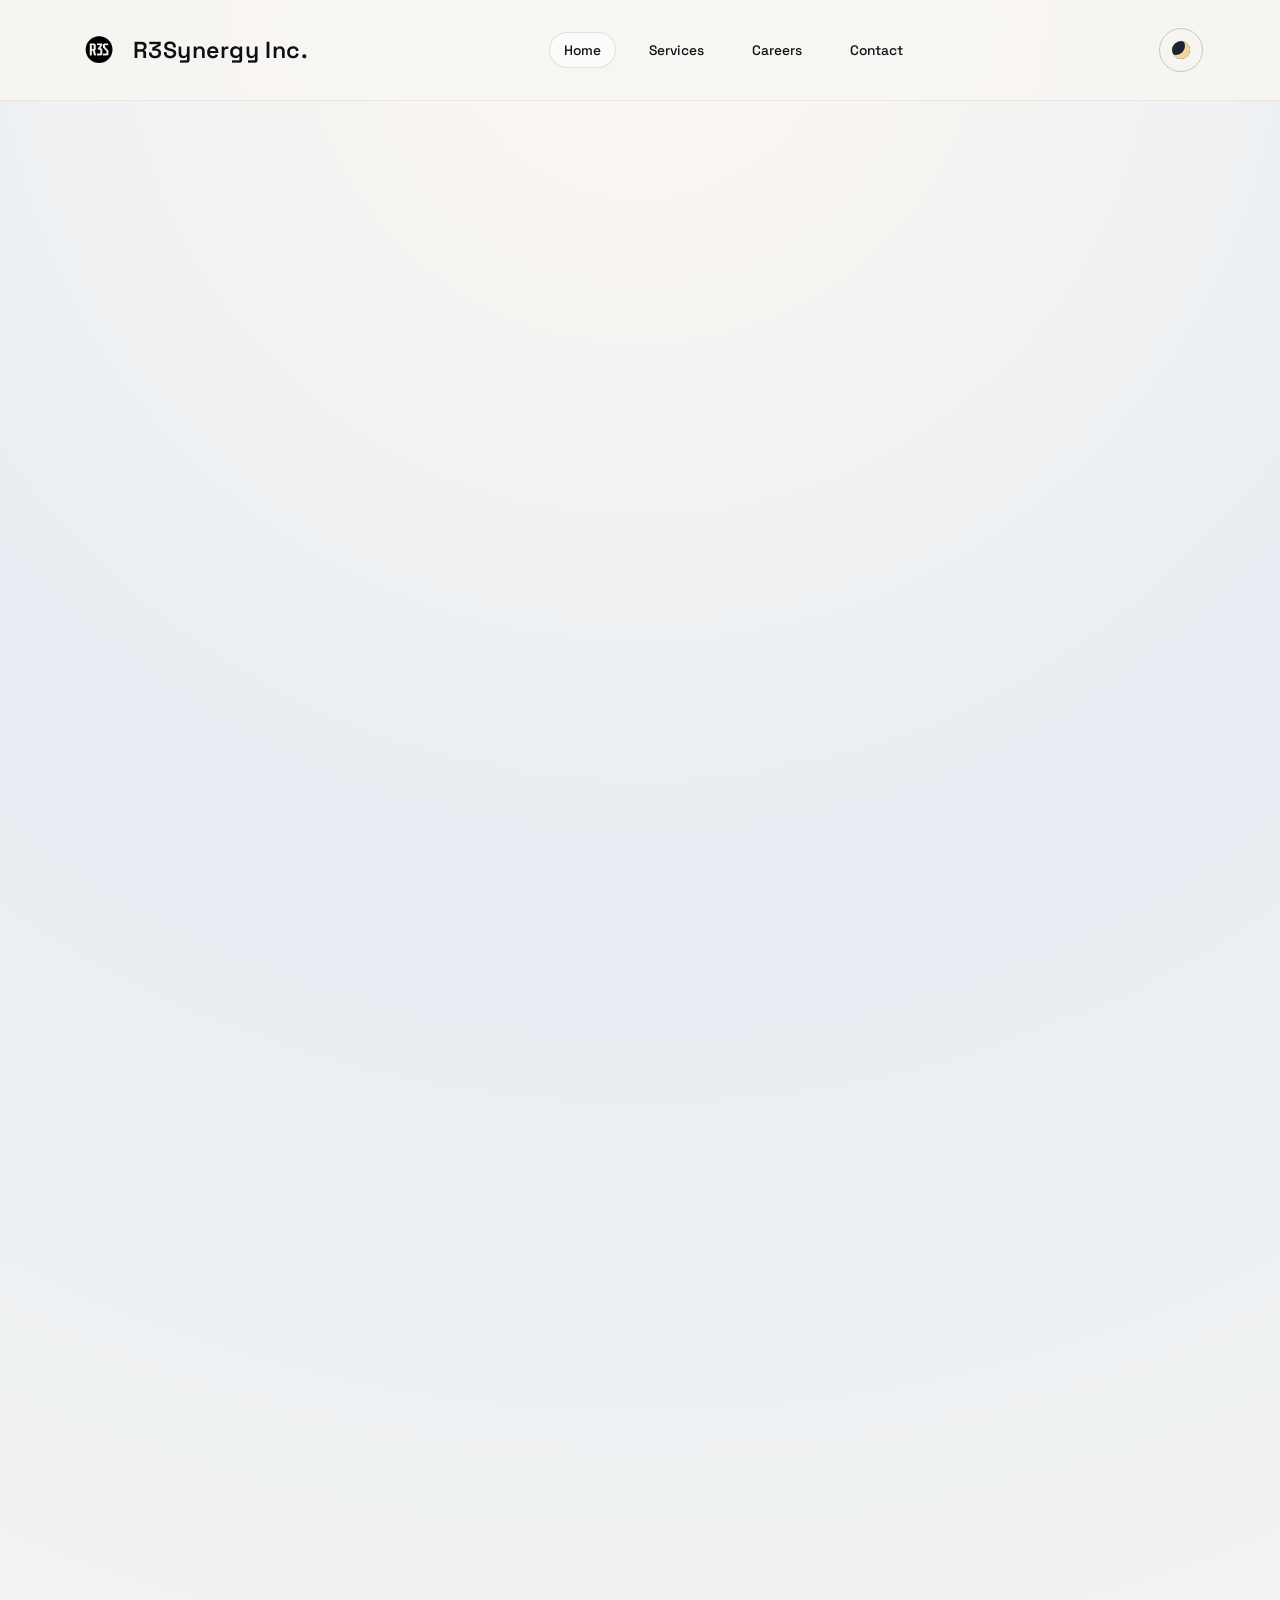
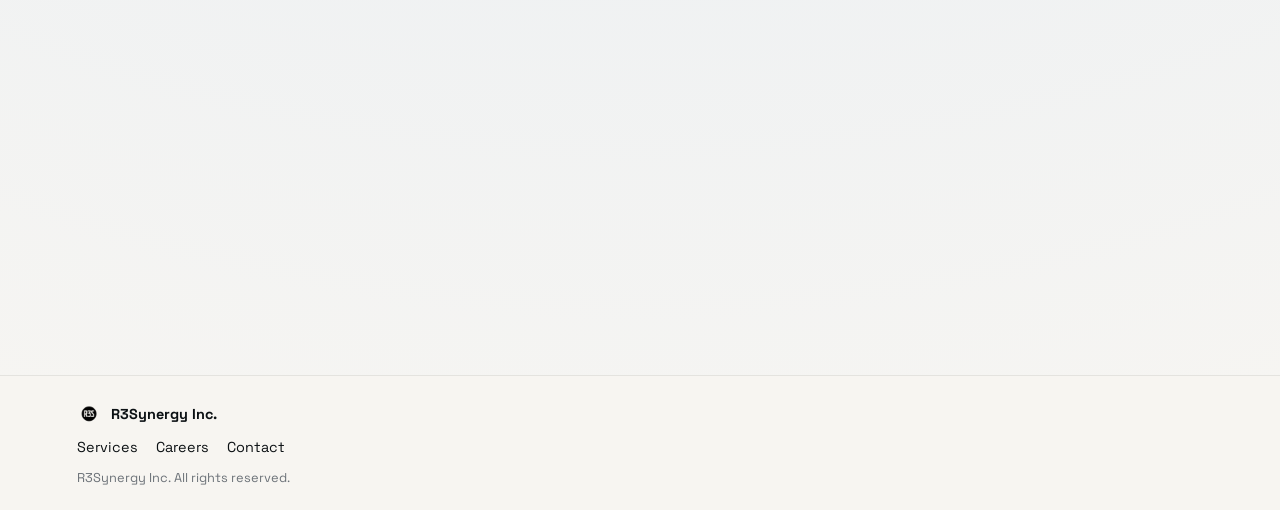
<file: index.html>
<!doctype html>
<html lang="en">
  <head>
    <meta charset="utf-8" />
    <meta http-equiv="refresh" content="0; url=home.html" />
    <meta name="viewport" content="width=device-width, initial-scale=1" />
    <title>R3Synergy Inc.</title>
    <link rel="icon" href="r3logo.png" type="image/png" />
  </head>
  <body>
    <p>If you are not redirected, <a href="home.html">click here</a>.</p>
  </body>
</html>
</file>
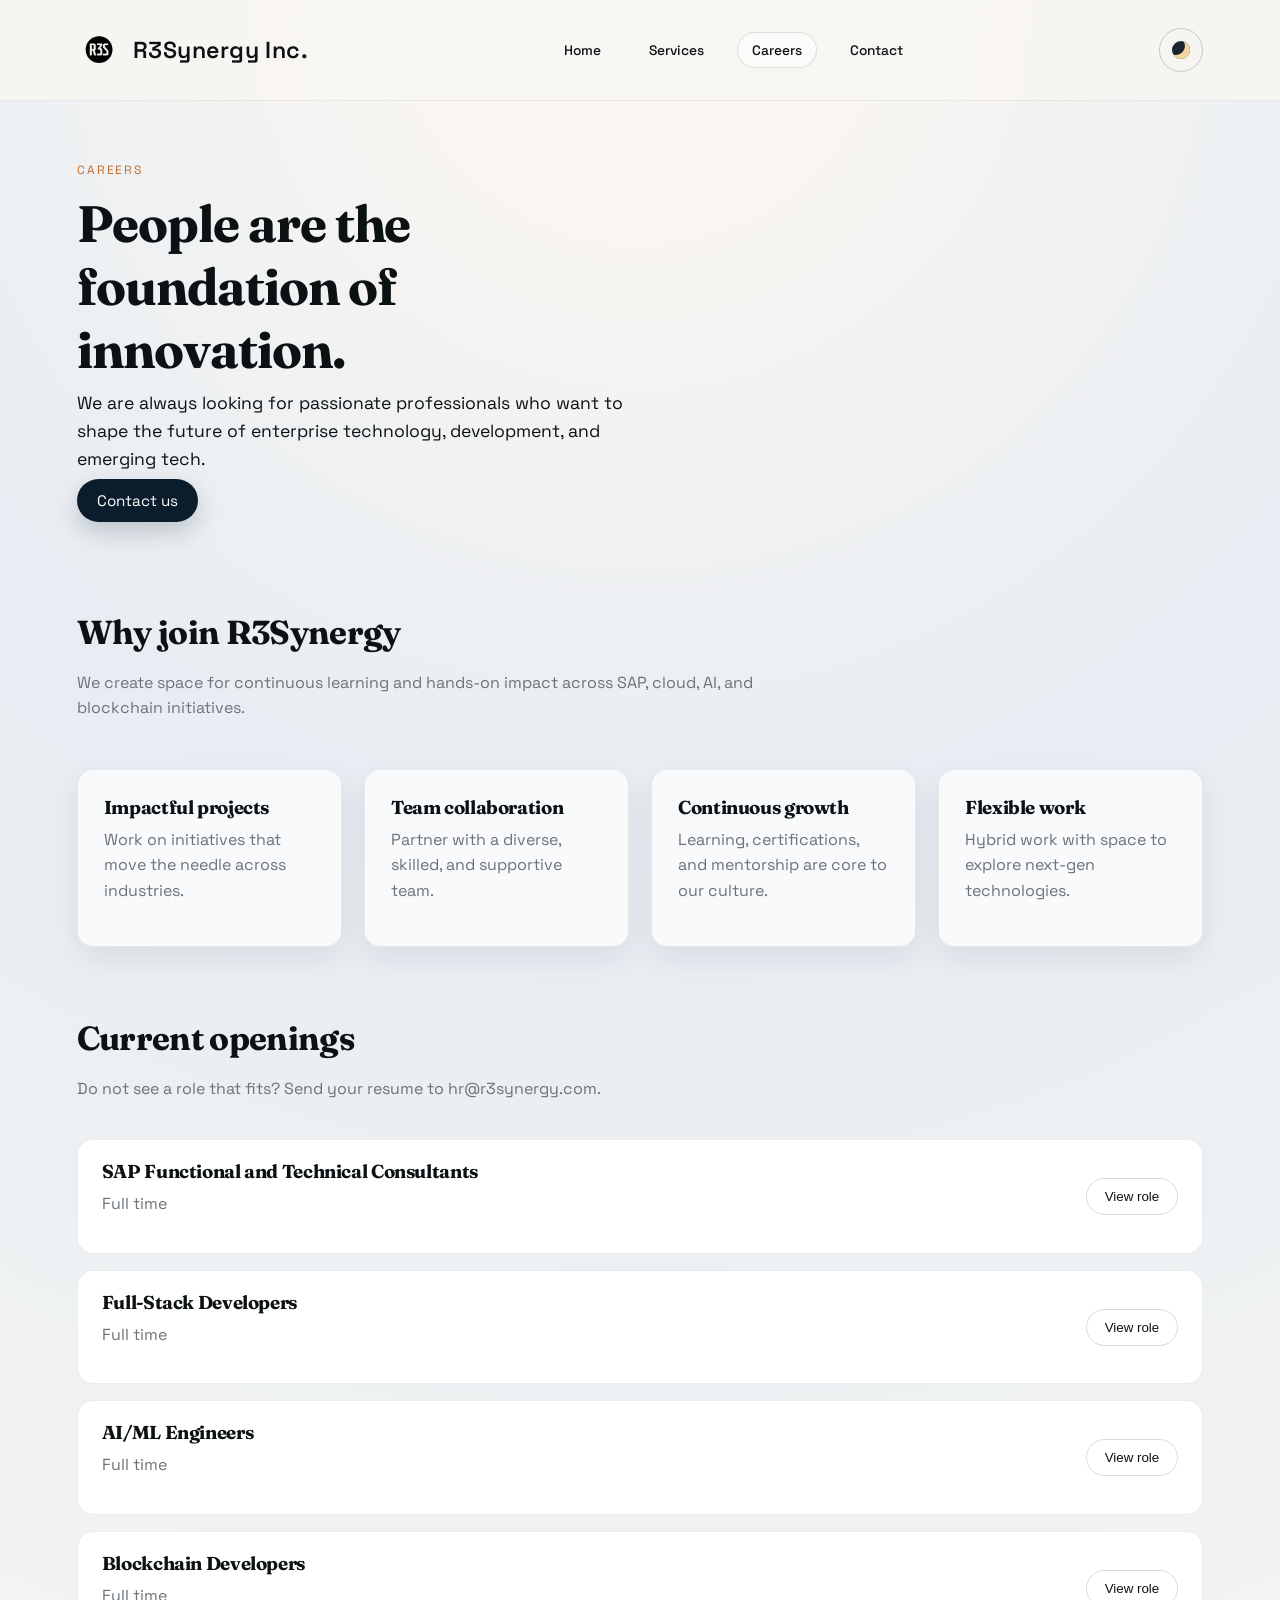
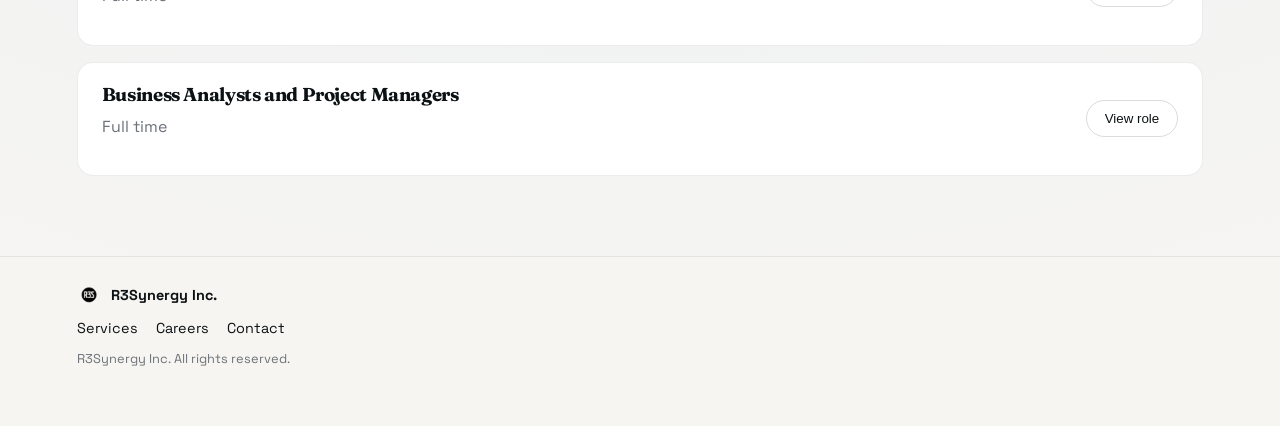
<file: careers.html>
<!doctype html>
<html lang="en">
  <head>
    <meta charset="utf-8" />
    <meta name="viewport" content="width=device-width, initial-scale=1" />
    <title>R3Synergy Inc. | Careers</title>
    <link rel="icon" href="r3logo.png" type="image/png" />
    <link rel="stylesheet" href="styles.css" />
    <link
      rel="stylesheet"
      href="https://fonts.googleapis.com/css2?family=Fraunces:wght@400;600;700&family=Space+Grotesk:wght@400;500;600&display=swap"
    />
  </head>
  <body>
    <div class="page">
      <header class="site-header">
        <a class="logo" href="home.html">
          <img class="logo-image" src="r3logo.png" alt="R3Synergy Inc." />
          R3Synergy Inc.
        </a>
        <nav class="site-nav">
          <a class="nav-link" href="home.html">Home</a>
          <a class="nav-link" href="services.html">Services</a>
          <a class="nav-link is-active" href="careers.html">Careers</a>
          <a class="nav-link" href="contact.html">Contact</a>
        </nav>
        <button class="cta theme-toggle" type="button" aria-label="Toggle dark mode">
          <span class="moon" aria-hidden="true"></span>
        </button>
      </header>

      <main>
        <section class="hero compact reveal">
          <div class="hero-copy">
            <p class="eyebrow">Careers</p>
            <h1>People are the foundation of innovation.</h1>
            <p class="lead">
              We are always looking for passionate professionals who want to
              shape the future of enterprise technology, development, and
              emerging tech.
            </p>
            <a class="cta" href="contact.html">Contact us</a>
          </div>
        </section>

        <section class="grid-section reveal">
          <div class="section-head">
            <h2>Why join R3Synergy</h2>
            <p>
              We create space for continuous learning and hands-on impact across
              SAP, cloud, AI, and blockchain initiatives.
            </p>
          </div>
          <div class="card-grid">
            <article class="card">
              <h3>Impactful projects</h3>
              <p>Work on initiatives that move the needle across industries.</p>
            </article>
            <article class="card">
              <h3>Team collaboration</h3>
              <p>Partner with a diverse, skilled, and supportive team.</p>
            </article>
            <article class="card">
              <h3>Continuous growth</h3>
              <p>Learning, certifications, and mentorship are core to our culture.</p>
            </article>
            <article class="card">
              <h3>Flexible work</h3>
              <p>Hybrid work with space to explore next-gen technologies.</p>
            </article>
          </div>
        </section>

        <section class="roles reveal">
          <div class="section-head">
            <h2>Current openings</h2>
            <p>Do not see a role that fits? Send your resume to hr@r3synergy.com.</p>
          </div>
          <div class="roles-list">
            <div class="role">
              <div>
                <h3>SAP Functional and Technical Consultants</h3>
                <p>Full time</p>
              </div>
              <button class="ghost">View role</button>
            </div>
            <div class="role">
              <div>
                <h3>Full-Stack Developers</h3>
                <p>Full time</p>
              </div>
              <button class="ghost">View role</button>
            </div>
            <div class="role">
              <div>
                <h3>AI/ML Engineers</h3>
                <p>Full time</p>
              </div>
              <button class="ghost">View role</button>
            </div>
            <div class="role">
              <div>
                <h3>Blockchain Developers</h3>
                <p>Full time</p>
              </div>
              <button class="ghost">View role</button>
            </div>
            <div class="role">
              <div>
                <h3>Business Analysts and Project Managers</h3>
                <p>Full time</p>
              </div>
              <button class="ghost">View role</button>
            </div>
          </div>
        </section>
      </main>

      <footer class="site-footer">
        <div class="footer-brand">
          <img class="logo-image small" src="r3logo.png" alt="R3Synergy Inc." />
          <strong>R3Synergy Inc.</strong>
        </div>
        <div class="footer-links">
          <a href="services.html">Services</a>
          <a href="careers.html">Careers</a>
          <a href="contact.html">Contact</a>
        </div>
        <p class="footnote">R3Synergy Inc. All rights reserved.</p>
      </footer>
    </div>

    <script src="scripts.js"></script>
  </body>
</html>
</file>
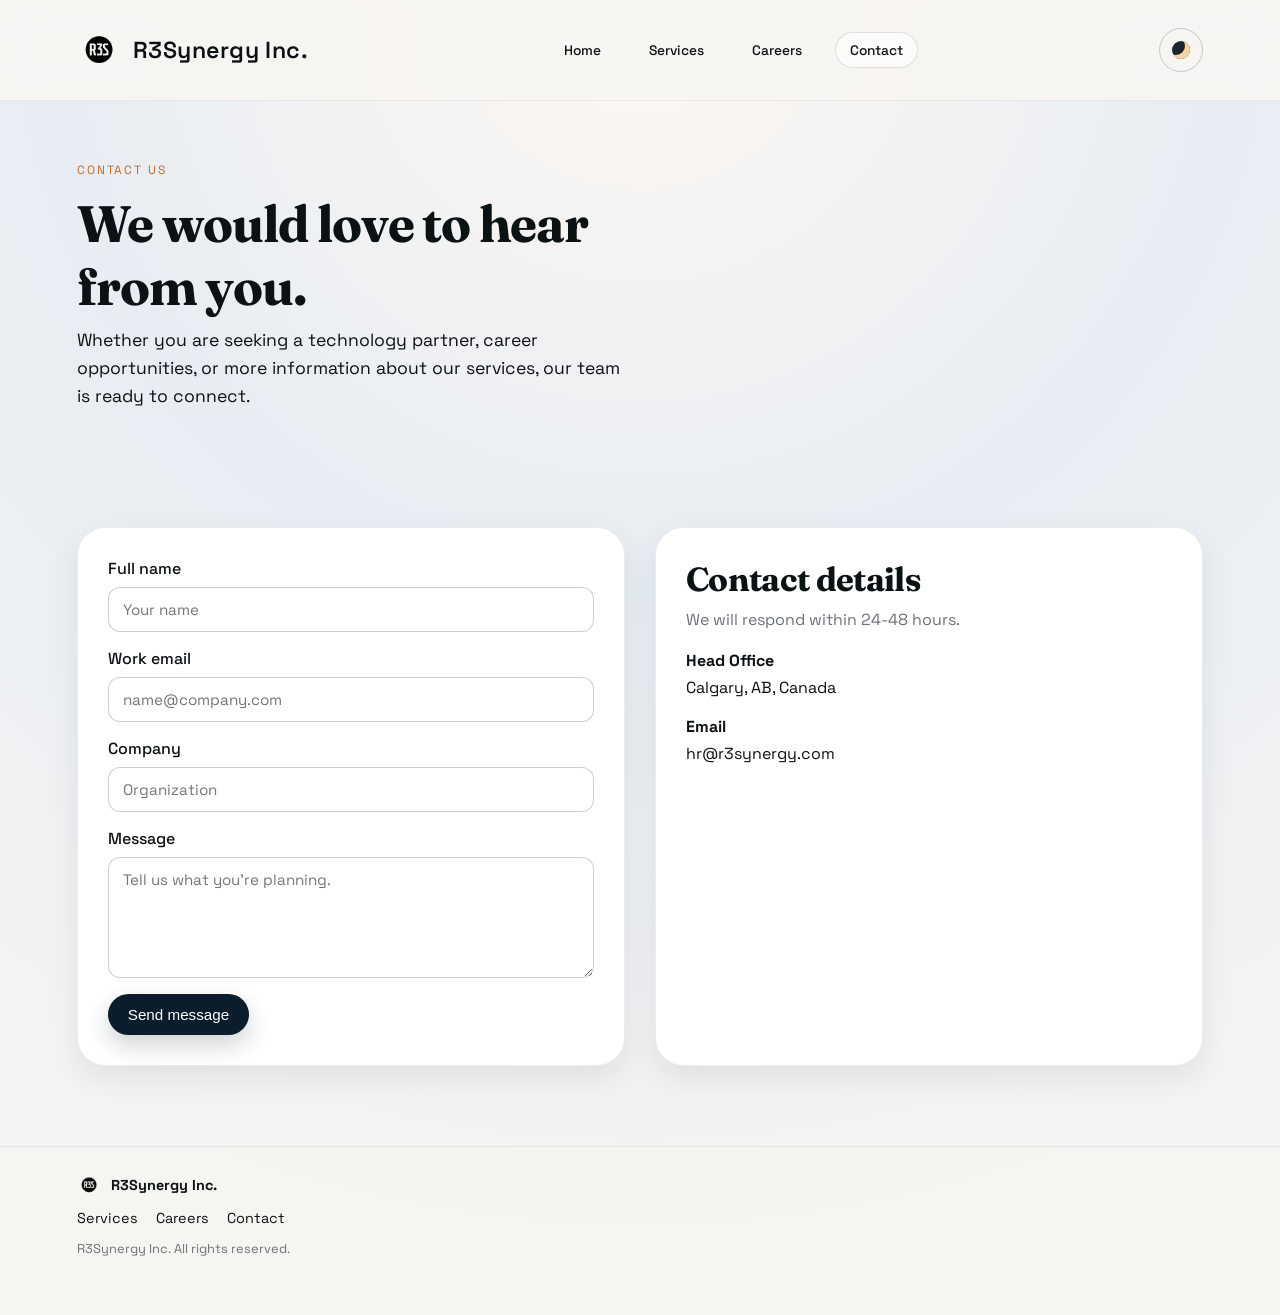
<file: contact.html>
<!doctype html>
<html lang="en">
  <head>
    <meta charset="utf-8" />
    <meta name="viewport" content="width=device-width, initial-scale=1" />
    <title>R3Synergy Inc. | Contact</title>
    <link rel="icon" href="r3logo.png" type="image/png" />
    <link rel="stylesheet" href="styles.css" />
    <link
      rel="stylesheet"
      href="https://fonts.googleapis.com/css2?family=Fraunces:wght@400;600;700&family=Space+Grotesk:wght@400;500;600&display=swap"
    />
  </head>
  <body>
    <div class="page">
      <header class="site-header">
        <a class="logo" href="home.html">
          <img class="logo-image" src="r3logo.png" alt="R3Synergy Inc." />
          R3Synergy Inc.
        </a>
        <nav class="site-nav">
          <a class="nav-link" href="home.html">Home</a>
          <a class="nav-link" href="services.html">Services</a>
          <a class="nav-link" href="careers.html">Careers</a>
          <a class="nav-link is-active" href="contact.html">Contact</a>
        </nav>
        <button class="cta theme-toggle" type="button" aria-label="Toggle dark mode">
          <span class="moon" aria-hidden="true"></span>
        </button>
      </header>

      <main>
        <section class="hero compact reveal">
          <div class="hero-copy">
            <p class="eyebrow">Contact us</p>
            <h1>We would love to hear from you.</h1>
            <p class="lead">
              Whether you are seeking a technology partner, career opportunities,
              or more information about our services, our team is ready to connect.
            </p>
          </div>
        </section>

        <section class="contact-grid reveal">
          <form class="contact-form" action="contact.php" method="post">
            <label>
              Full name
              <input type="text" name="name" placeholder="Your name" required />
            </label>
            <label>
              Work email
              <input
                type="email"
                name="email"
                placeholder="name@company.com"
                required
              />
            </label>
            <label>
              Company
              <input type="text" name="company" placeholder="Organization" />
            </label>
            <label>
              Message
              <textarea
                rows="5"
                name="message"
                placeholder="Tell us what you're planning."
                required
              ></textarea>
            </label>
            <button class="cta" type="submit">Send message</button>
          </form>

          <aside class="contact-panel">
            <h2>Contact details</h2>
            <p>We will respond within 24-48 hours.</p>
            <div class="contact-detail">
              <strong>Head Office</strong>
              <span>Calgary, AB, Canada</span>
            </div>
            <div class="contact-detail">
              <strong>Email</strong>
              <span>hr@r3synergy.com</span>
            </div>
            <div class="contact-detail">
            </div>
          </aside>
        </section>
      </main>

      <footer class="site-footer">
        <div class="footer-brand">
          <img class="logo-image small" src="r3logo.png" alt="R3Synergy Inc." />
          <strong>R3Synergy Inc.</strong>
        </div>
        <div class="footer-links">
          <a href="services.html">Services</a>
          <a href="careers.html">Careers</a>
          <a href="contact.html">Contact</a>
        </div>
        <p class="footnote">R3Synergy Inc. All rights reserved.</p>
      </footer>
    </div>

    <script src="scripts.js"></script>
  </body>
</html>
</file>
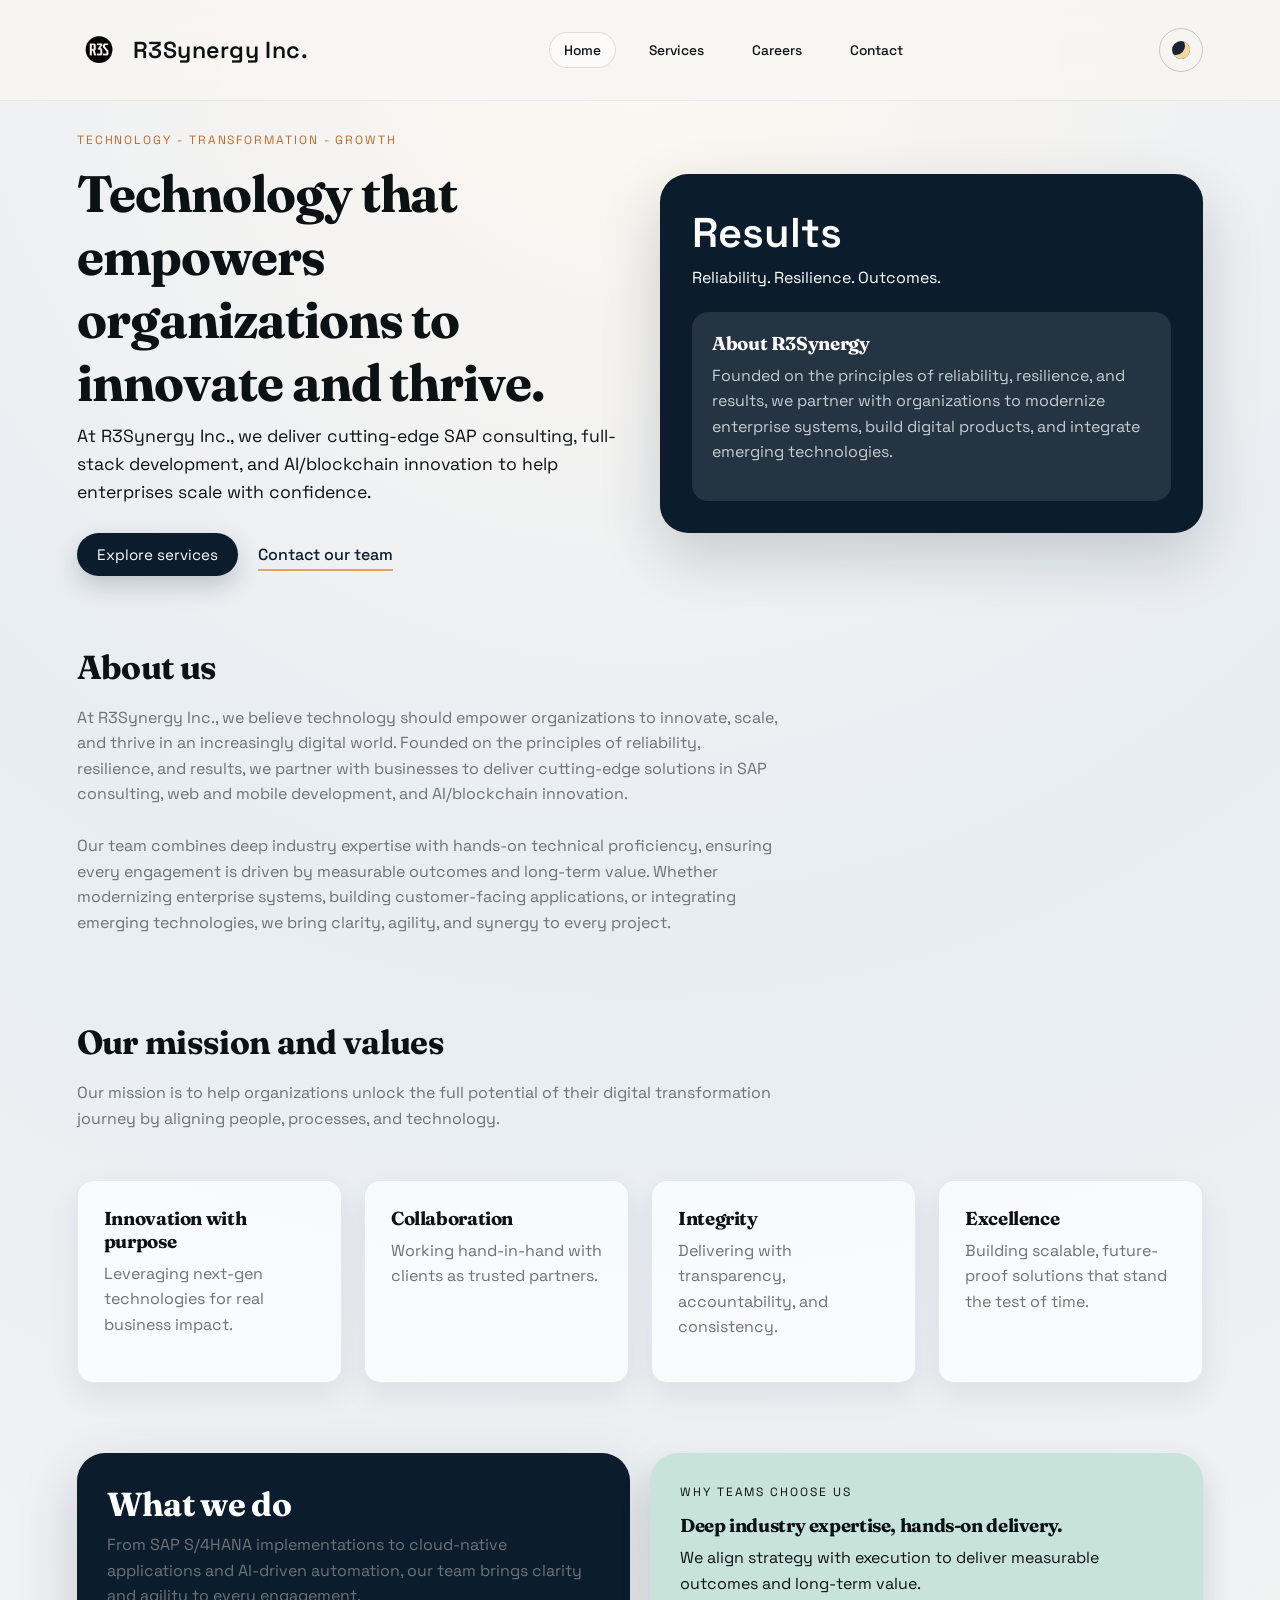
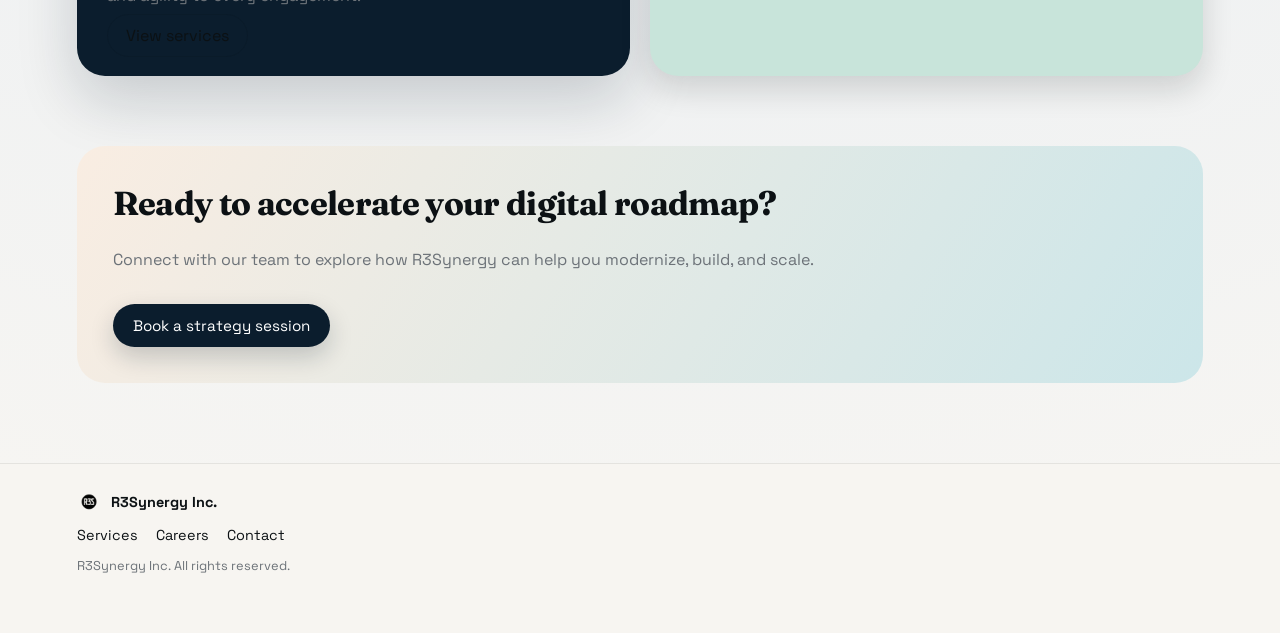
<file: home.html>
<!doctype html>
<html lang="en">
  <head>
    <meta charset="utf-8" />
    <meta name="viewport" content="width=device-width, initial-scale=1" />
    <title>R3Synergy Inc. | Home</title>
    <link rel="icon" href="r3logo.png" type="image/png" />
    <link rel="stylesheet" href="styles.css" />
    <link
      rel="stylesheet"
      href="https://fonts.googleapis.com/css2?family=Fraunces:wght@400;600;700&family=Space+Grotesk:wght@400;500;600&display=swap"
    />
  </head>
  <body>
    <div class="page">
      <header class="site-header">
        <a class="logo" href="home.html">
          <img class="logo-image" src="r3logo.png" alt="R3Synergy Inc." />
          R3Synergy Inc.
        </a>
        <nav class="site-nav">
          <a class="nav-link is-active" href="home.html">Home</a>
          <a class="nav-link" href="services.html">Services</a>
          <a class="nav-link" href="careers.html">Careers</a>
          <a class="nav-link" href="contact.html">Contact</a>
        </nav>
        <button class="cta theme-toggle" type="button" aria-label="Toggle dark mode">
          <span class="moon" aria-hidden="true"></span>
        </button>
      </header>

      <main>
        <section class="hero reveal">
          <div class="hero-copy">
            <p class="eyebrow">Technology - Transformation - Growth</p>
            <h1>Technology that empowers organizations to innovate and thrive.</h1>
            <p class="lead">
              At R3Synergy Inc., we deliver cutting-edge SAP consulting, full-stack
              development, and AI/blockchain innovation to help enterprises scale
              with confidence.
            </p>
            <div class="hero-actions">
              <a class="cta" href="services.html">Explore services</a>
              <a class="link" href="contact.html">Contact our team</a>
            </div>
          </div>
          <div class="hero-card">
            <div class="card-stat">
              <span class="stat">Results</span>
              <span class="label">Reliability. Resilience. Outcomes.</span>
            </div>
            <div class="card-detail">
              <h3>About R3Synergy</h3>
              <p>
                Founded on the principles of reliability, resilience, and results,
                we partner with organizations to modernize enterprise systems,
                build digital products, and integrate emerging technologies.
              </p>
            </div>
          </div>
        </section>

        <section class="grid-section reveal">
          <div class="section-head">
            <h2>About us</h2>
            <p>
              At R3Synergy Inc., we believe technology should empower
              organizations to innovate, scale, and thrive in an increasingly
              digital world. Founded on the principles of reliability, resilience,
              and results, we partner with businesses to deliver cutting-edge
              solutions in SAP consulting, web and mobile development, and
              AI/blockchain innovation.
            </p>
            <p>
              Our team combines deep industry expertise with hands-on technical
              proficiency, ensuring every engagement is driven by measurable
              outcomes and long-term value. Whether modernizing enterprise
              systems, building customer-facing applications, or integrating
              emerging technologies, we bring clarity, agility, and synergy to
              every project.
            </p>
          </div>
        </section>

        <section class="grid-section reveal">
          <div class="section-head">
            <h2>Our mission and values</h2>
            <p>
              Our mission is to help organizations unlock the full potential of
              their digital transformation journey by aligning people, processes,
              and technology.
            </p>
          </div>
          <div class="card-grid">
            <article class="card">
              <h3>Innovation with purpose</h3>
              <p>Leveraging next-gen technologies for real business impact.</p>
            </article>
            <article class="card">
              <h3>Collaboration</h3>
              <p>Working hand-in-hand with clients as trusted partners.</p>
            </article>
            <article class="card">
              <h3>Integrity</h3>
              <p>Delivering with transparency, accountability, and consistency.</p>
            </article>
            <article class="card">
              <h3>Excellence</h3>
              <p>Building scalable, future-proof solutions that stand the test of time.</p>
            </article>
          </div>
        </section>

        <section class="insight reveal">
          <div class="insight-panel">
            <h2>What we do</h2>
            <p>
              From SAP S/4HANA implementations to cloud-native applications and
              AI-driven automation, our team brings clarity and agility to every
              engagement.
            </p>
            <a class="ghost" href="services.html">View services</a>
          </div>
          <div class="insight-panel light">
            <p class="eyebrow">Why teams choose us</p>
            <h3>Deep industry expertise, hands-on delivery.</h3>
            <p>
              We align strategy with execution to deliver measurable outcomes and
              long-term value.
            </p>
          </div>
        </section>

        <section class="callout reveal">
          <h2>Ready to accelerate your digital roadmap?</h2>
          <p>
            Connect with our team to explore how R3Synergy can help you modernize,
            build, and scale.
          </p>
          <a class="cta" href="contact.html">Book a strategy session</a>
        </section>
      </main>

      <footer class="site-footer">
        <div class="footer-brand">
          <img class="logo-image small" src="r3logo.png" alt="R3Synergy Inc." />
          <strong>R3Synergy Inc.</strong>
        </div>
        <div class="footer-links">
          <a href="services.html">Services</a>
          <a href="careers.html">Careers</a>
          <a href="contact.html">Contact</a>
        </div>
        <p class="footnote">R3Synergy Inc. All rights reserved.</p>
      </footer>
    </div>

    <script src="scripts.js"></script>
  </body>
</html>
</file>
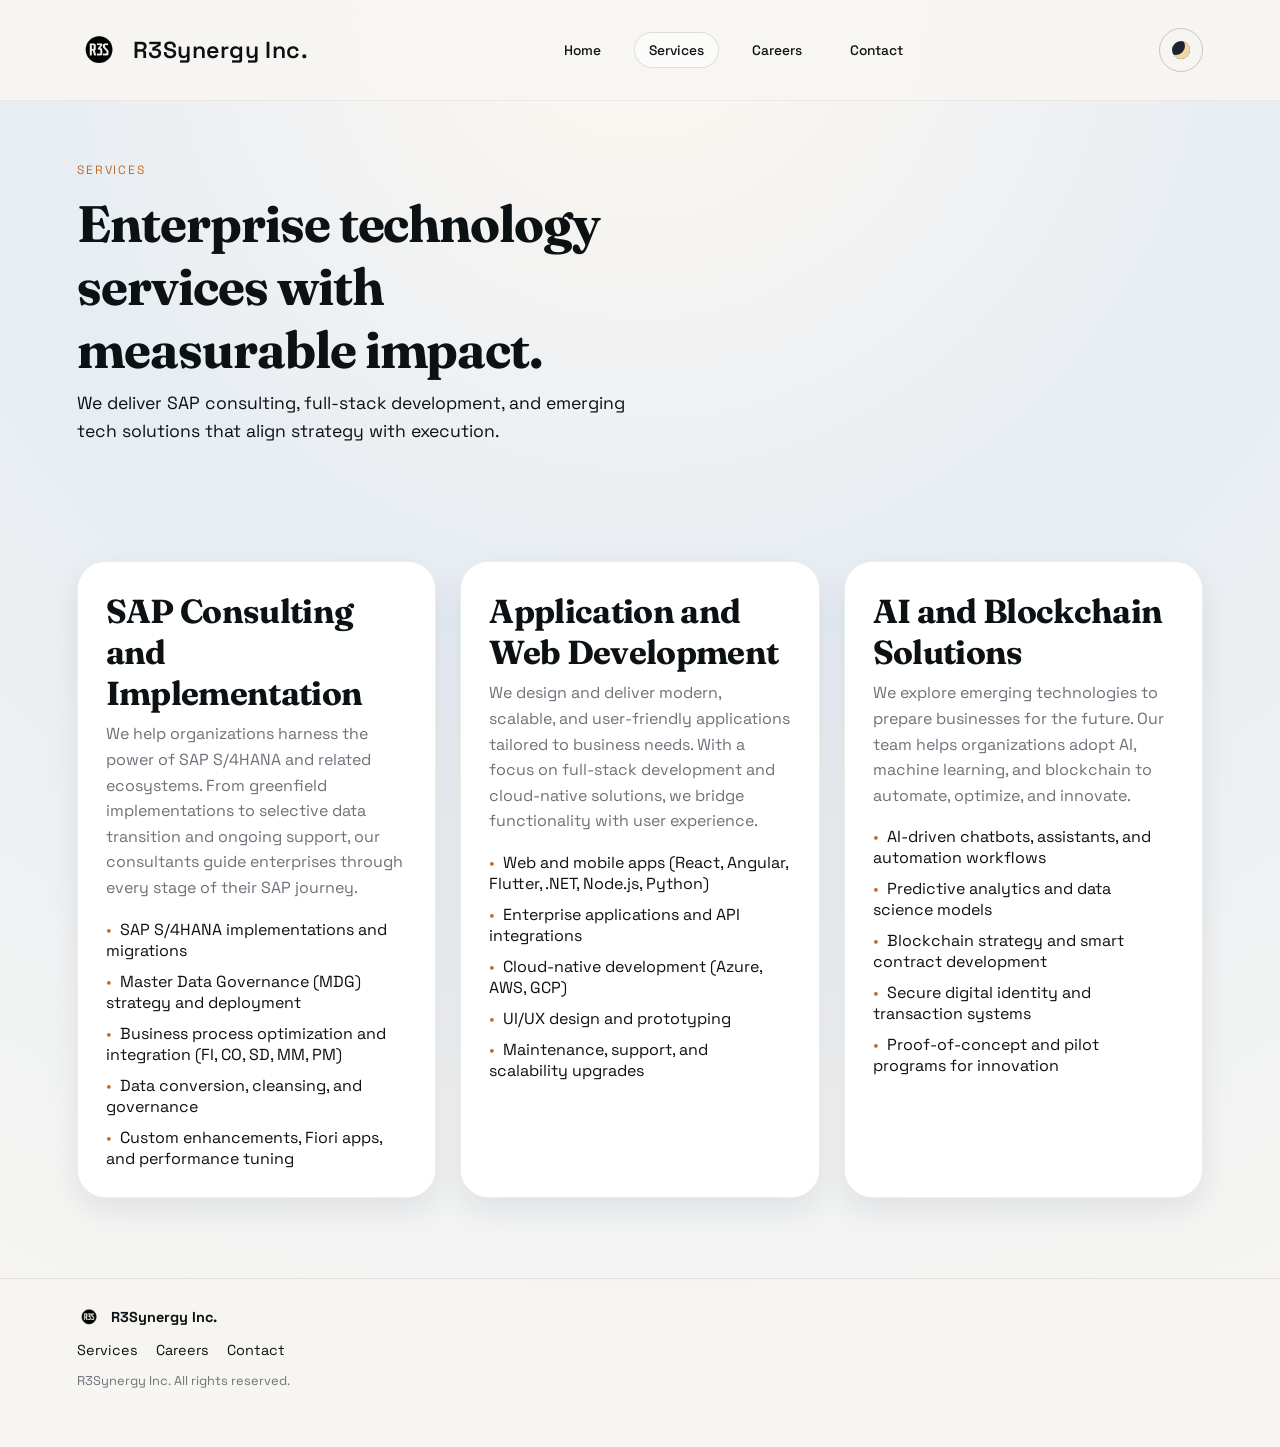
<file: services.html>
<!doctype html>
<html lang="en">
  <head>
    <meta charset="utf-8" />
    <meta name="viewport" content="width=device-width, initial-scale=1" />
    <title>R3Synergy Inc. | Services</title>
    <link rel="icon" href="r3logo.png" type="image/png" />
    <link rel="stylesheet" href="styles.css" />
    <link
      rel="stylesheet"
      href="https://fonts.googleapis.com/css2?family=Fraunces:wght@400;600;700&family=Space+Grotesk:wght@400;500;600&display=swap"
    />
  </head>
  <body>
    <div class="page">
      <header class="site-header">
        <a class="logo" href="home.html">
          <img class="logo-image" src="r3logo.png" alt="R3Synergy Inc." />
          R3Synergy Inc.
        </a>
        <nav class="site-nav">
          <a class="nav-link" href="home.html">Home</a>
          <a class="nav-link is-active" href="services.html">Services</a>
          <a class="nav-link" href="careers.html">Careers</a>
          <a class="nav-link" href="contact.html">Contact</a>
        </nav>
        <button class="cta theme-toggle" type="button" aria-label="Toggle dark mode">
          <span class="moon" aria-hidden="true"></span>
        </button>
      </header>

      <main>
        <section class="hero compact reveal">
          <div class="hero-copy">
            <p class="eyebrow">Services</p>
            <h1>Enterprise technology services with measurable impact.</h1>
            <p class="lead">
              We deliver SAP consulting, full-stack development, and emerging
              tech solutions that align strategy with execution.
            </p>
          </div>
        </section>

        <section class="services-grid reveal">
          <article class="service-card">
            <h2>SAP Consulting and Implementation</h2>
            <p>
              We help organizations harness the power of SAP S/4HANA and related
              ecosystems. From greenfield implementations to selective data
              transition and ongoing support, our consultants guide enterprises
              through every stage of their SAP journey.
            </p>
            <ul>
              <li>SAP S/4HANA implementations and migrations</li>
              <li>Master Data Governance (MDG) strategy and deployment</li>
              <li>Business process optimization and integration (FI, CO, SD, MM, PM)</li>
              <li>Data conversion, cleansing, and governance</li>
              <li>Custom enhancements, Fiori apps, and performance tuning</li>
            </ul>
          </article>
          <article class="service-card">
            <h2>Application and Web Development</h2>
            <p>
              We design and deliver modern, scalable, and user-friendly
              applications tailored to business needs. With a focus on full-stack
              development and cloud-native solutions, we bridge functionality
              with user experience.
            </p>
            <ul>
              <li>Web and mobile apps (React, Angular, Flutter, .NET, Node.js, Python)</li>
              <li>Enterprise applications and API integrations</li>
              <li>Cloud-native development (Azure, AWS, GCP)</li>
              <li>UI/UX design and prototyping</li>
              <li>Maintenance, support, and scalability upgrades</li>
            </ul>
          </article>
          <article class="service-card">
            <h2>AI and Blockchain Solutions</h2>
            <p>
              We explore emerging technologies to prepare businesses for the
              future. Our team helps organizations adopt AI, machine learning,
              and blockchain to automate, optimize, and innovate.
            </p>
            <ul>
              <li>AI-driven chatbots, assistants, and automation workflows</li>
              <li>Predictive analytics and data science models</li>
              <li>Blockchain strategy and smart contract development</li>
              <li>Secure digital identity and transaction systems</li>
              <li>Proof-of-concept and pilot programs for innovation</li>
            </ul>
          </article>
        </section>
      </main>

      <footer class="site-footer">
        <div class="footer-brand">
          <img class="logo-image small" src="r3logo.png" alt="R3Synergy Inc." />
          <strong>R3Synergy Inc.</strong>
        </div>
        <div class="footer-links">
          <a href="services.html">Services</a>
          <a href="careers.html">Careers</a>
          <a href="contact.html">Contact</a>
        </div>
        <p class="footnote">R3Synergy Inc. All rights reserved.</p>
      </footer>
    </div>

    <script src="scripts.js"></script>
  </body>
</html>
</file>
<file: styles.css>
:root {
  --ink: #0c1114;
  --night: #0b1d2d;
  --cloud: #f4f1ec;
  --accent: #e89f62;
  --accent-dark: #bf6b2b;
  --mint: #c8e4da;
  --slate: #6c7278;
  --border: rgba(12, 17, 20, 0.12);
  --shadow: 0 24px 60px rgba(11, 29, 45, 0.18);
  --radius: 28px;
  --radius-sm: 16px;
}

* {
  box-sizing: border-box;
}

body {
  margin: 0;
  font-family: "Space Grotesk", sans-serif;
  color: var(--ink);
  background: radial-gradient(circle at top, #fef8f1 0%, #e7edf3 40%, #f8f6f2 100%);
  min-height: 100vh;
}

body.dark {
  color: #eef2f7;
  --ink: #eef2f7;
  --slate: #c8d0d8;
  background: radial-gradient(circle at top, #1a2430 0%, #0f1822 55%, #0b1118 100%);
}

h1,
h2,
h3 {
  font-family: "Fraunces", serif;
  letter-spacing: -0.02em;
  margin: 0 0 0.5rem 0;
}

h1 {
  font-size: clamp(2.6rem, 4vw, 4.2rem);
}

h2 {
  font-size: clamp(1.8rem, 2.6vw, 2.8rem);
}

p {
  margin: 0 0 1rem 0;
  color: var(--slate);
  line-height: 1.6;
}

a {
  color: inherit;
  text-decoration: none;
}

.page {
  display: flex;
  flex-direction: column;
  min-height: 100vh;
}

.site-header {
  display: flex;
  align-items: center;
  justify-content: space-between;
  padding: 28px clamp(24px, 6vw, 96px);
  position: sticky;
  top: 0;
  z-index: 5;
  background: rgba(248, 246, 242, 0.92);
  backdrop-filter: blur(18px);
  border-bottom: 1px solid rgba(12, 17, 20, 0.06);
}

body.dark .site-header {
  background: rgba(12, 18, 26, 0.92);
  border-bottom: 1px solid rgba(255, 255, 255, 0.08);
}

.logo {
  display: flex;
  align-items: center;
  gap: 12px;
  font-size: 1.45rem;
  font-weight: 600;
  letter-spacing: 0.02em;
}

.logo-image {
  width: 44px;
  height: 44px;
  object-fit: contain;
}

.logo-image.small {
  width: 24px;
  height: 24px;
}

.site-nav {
  display: flex;
  gap: 18px;
  font-size: 0.86rem;
}

.nav-link {
  font-size: inherit;
  font-weight: 500;
  padding: 8px 14px;
  border-radius: 999px;
  border: 1px solid transparent;
  transition: all 0.2s ease;
}

.nav-link:hover,
.nav-link.is-active {
  border-color: rgba(12, 17, 20, 0.12);
  background: rgba(255, 255, 255, 0.6);
}

body.dark .nav-link:hover,
body.dark .nav-link.is-active {
  border-color: rgba(255, 255, 255, 0.2);
  background: rgba(255, 255, 255, 0.08);
}

.cta {
  border: none;
  background: var(--night);
  color: #fff;
  padding: 12px 20px;
  border-radius: 999px;
  font-size: 0.95rem;
  cursor: pointer;
  transition: transform 0.2s ease, box-shadow 0.2s ease;
  box-shadow: 0 10px 24px rgba(11, 29, 45, 0.2);
}

.cta:hover {
  transform: translateY(-2px);
}

.theme-toggle {
  background: transparent;
  color: inherit;
  border: 1px solid rgba(12, 17, 20, 0.2);
  box-shadow: none;
  padding: 10px;
  width: 44px;
  height: 44px;
  display: grid;
  place-items: center;
}

body.dark .theme-toggle {
  border-color: rgba(255, 255, 255, 0.25);
}

.moon {
  width: 18px;
  height: 18px;
  border-radius: 50%;
  background: #1b2430;
  box-shadow: inset -5px -4px 0 0 #f4d7a0;
  transition: background 0.3s ease, box-shadow 0.3s ease, transform 0.3s ease;
}

body.dark .moon {
  background: #f4d7a0;
  box-shadow: inset -5px -4px 0 0 #1b2430;
  transform: rotate(-20deg);
}

.ghost {
  border: 1px solid rgba(12, 17, 20, 0.15);
  background: transparent;
  color: var(--ink);
  padding: 10px 18px;
  border-radius: 999px;
  cursor: pointer;
}

body.dark .ghost {
  color: #eef2f7;
  border-color: rgba(255, 255, 255, 0.2);
}

.link {
  color: var(--night);
  font-weight: 500;
  position: relative;
}

.link::after {
  content: "";
  position: absolute;
  left: 0;
  bottom: -6px;
  width: 100%;
  height: 2px;
  background: var(--accent);
}

main {
  padding: 30px clamp(24px, 6vw, 96px) 80px;
  display: flex;
  flex-direction: column;
  gap: 70px;
}

.hero {
  display: grid;
  gap: 40px;
  align-items: center;
  grid-template-columns: repeat(auto-fit, minmax(260px, 1fr));
}

.hero.compact {
  padding: 30px 0;
}

.hero-copy {
  max-width: 560px;
}

.eyebrow {
  text-transform: uppercase;
  letter-spacing: 0.16em;
  font-size: 0.75rem;
  color: var(--accent-dark);
  margin-bottom: 12px;
}

.lead {
  font-size: 1.1rem;
  color: var(--ink);
}

body.dark .lead {
  color: #eef2f7;
}

.hero-actions {
  display: flex;
  align-items: center;
  gap: 20px;
  margin-top: 26px;
}

.hero-card {
  background: var(--night);
  color: #fff;
  padding: 32px;
  border-radius: var(--radius);
  box-shadow: var(--shadow);
  display: grid;
  gap: 24px;
}

.hero-card p {
  color: rgba(255, 255, 255, 0.75);
}

body.dark .hero-card {
  background: #111c27;
}

.card-stat {
  display: grid;
  gap: 8px;
}

.stat {
  font-size: 2.6rem;
  font-weight: 600;
}

.card-detail {
  background: rgba(255, 255, 255, 0.1);
  padding: 20px;
  border-radius: var(--radius-sm);
}

.grid-section {
  display: grid;
  gap: 32px;
}

.section-head {
  display: flex;
  flex-direction: column;
  gap: 10px;
  max-width: 700px;
}

.card-grid {
  display: grid;
  gap: 22px;
  grid-template-columns: repeat(auto-fit, minmax(240px, 1fr));
}

.card {
  background: rgba(255, 255, 255, 0.7);
  padding: 26px;
  border-radius: var(--radius-sm);
  border: 1px solid rgba(12, 17, 20, 0.08);
  box-shadow: 0 12px 30px rgba(11, 29, 45, 0.08);
}

body.dark .card {
  background: rgba(12, 18, 26, 0.75);
  border-color: rgba(255, 255, 255, 0.08);
  box-shadow: 0 12px 30px rgba(0, 0, 0, 0.4);
}

.insight {
  display: grid;
  gap: 20px;
  grid-template-columns: repeat(auto-fit, minmax(260px, 1fr));
}

.insight-panel {
  background: var(--night);
  color: #fff;
  padding: 30px;
  border-radius: var(--radius);
  box-shadow: var(--shadow);
}

.insight-panel.light {
  background: var(--mint);
  color: var(--ink);
  box-shadow: 0 14px 30px rgba(12, 17, 20, 0.15);
}

.insight-panel.light p {
  color: var(--ink);
}

body.dark .insight-panel.light {
  background: #1b2f3a;
  color: #eef2f7;
}

body.dark .insight-panel.light p {
  color: #eef2f7;
}

.callout {
  background: linear-gradient(120deg, #f9ede2, #cce6e9);
  border-radius: var(--radius);
  padding: 36px;
  display: grid;
  gap: 16px;
  align-items: center;
  justify-items: start;
}

body.dark .callout {
  background: linear-gradient(120deg, #1d2632, #17323b);
}

.services-grid {
  display: grid;
  gap: 24px;
  grid-template-columns: repeat(auto-fit, minmax(260px, 1fr));
}

.service-card {
  background: #fff;
  border-radius: var(--radius);
  padding: 28px;
  border: 1px solid rgba(12, 17, 20, 0.08);
  box-shadow: 0 12px 30px rgba(11, 29, 45, 0.08);
}

body.dark .service-card {
  background: #0f1822;
  border-color: rgba(255, 255, 255, 0.08);
  box-shadow: 0 12px 30px rgba(0, 0, 0, 0.4);
}

.service-card ul {
  list-style: none;
  padding: 0;
  margin: 18px 0 0 0;
  display: grid;
  gap: 10px;
}

.service-card li::before {
  content: "•";
  color: var(--accent-dark);
  margin-right: 8px;
}

.contact-grid {
  display: grid;
  gap: 30px;
  grid-template-columns: repeat(auto-fit, minmax(280px, 1fr));
}

.contact-form,
.contact-panel {
  background: #fff;
  border-radius: var(--radius);
  padding: 30px;
  box-shadow: 0 12px 30px rgba(11, 29, 45, 0.08);
  border: 1px solid rgba(12, 17, 20, 0.08);
}

body.dark .contact-form,
body.dark .contact-panel {
  background: #0f1822;
  border-color: rgba(255, 255, 255, 0.08);
  box-shadow: 0 12px 30px rgba(0, 0, 0, 0.4);
}

.contact-form label {
  display: grid;
  gap: 8px;
  font-weight: 500;
  margin-bottom: 16px;
}

input,
textarea {
  border: 1px solid rgba(12, 17, 20, 0.2);
  border-radius: 12px;
  padding: 12px 14px;
  font-family: inherit;
  font-size: 0.95rem;
}

body.dark input,
body.dark textarea {
  background: #0b121a;
  color: #eef2f7;
  border-color: rgba(255, 255, 255, 0.2);
}

.contact-detail {
  display: grid;
  gap: 6px;
  margin: 18px 0;
}

.roles {
  display: grid;
  gap: 22px;
}

.roles-list {
  display: grid;
  gap: 16px;
}

.role {
  background: #fff;
  border-radius: var(--radius-sm);
  padding: 20px 24px;
  border: 1px solid rgba(12, 17, 20, 0.08);
  display: flex;
  align-items: center;
  justify-content: space-between;
  gap: 16px;
}

body.dark .role {
  background: #0f1822;
  border-color: rgba(255, 255, 255, 0.08);
}

.site-footer {
  padding: 26px clamp(24px, 6vw, 96px) 40px;
  border-top: 1px solid rgba(12, 17, 20, 0.08);
  background: rgba(248, 246, 242, 0.8);
  display: grid;
  gap: 12px;
  font-size: 0.9rem;
}

body.dark .site-footer {
  background: rgba(12, 18, 26, 0.92);
  border-top: 1px solid rgba(255, 255, 255, 0.08);
}

.footer-brand {
  display: flex;
  align-items: center;
  gap: 10px;
}
.footer-links {
  display: flex;
  gap: 18px;
}

.footnote {
  font-size: 0.8rem;
}

.reveal {
  opacity: 0;
  transform: translateY(20px);
  transition: opacity 0.8s ease, transform 0.8s ease;
}

.reveal.is-visible {
  opacity: 1;
  transform: translateY(0);
}

@media (max-width: 900px) {
  .site-header {
    flex-wrap: wrap;
    gap: 16px;
  }

  .site-nav {
    flex-wrap: wrap;
  }

  .hero-actions {
    flex-direction: column;
    align-items: flex-start;
  }

  .role {
    flex-direction: column;
    align-items: flex-start;
  }
}

@media (max-width: 600px) {
  .site-header {
    position: static;
  }
}
</file>
